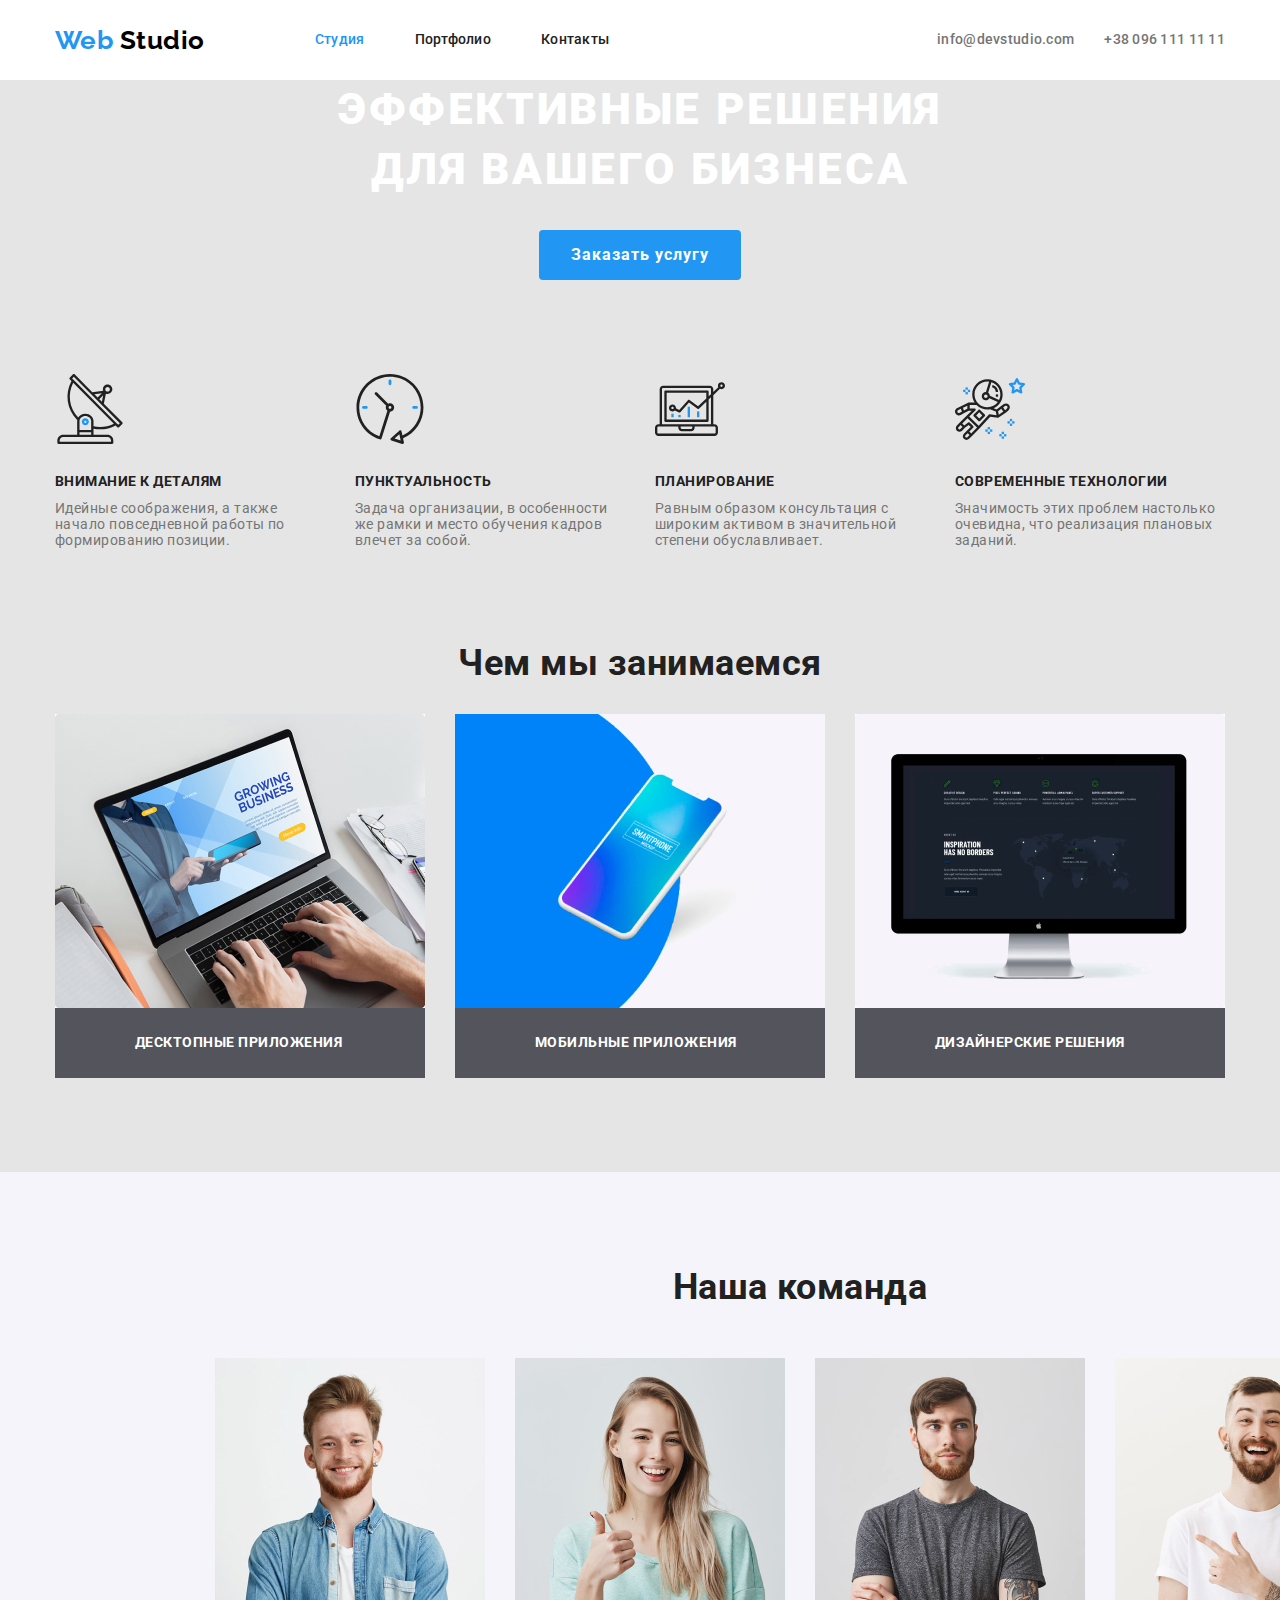
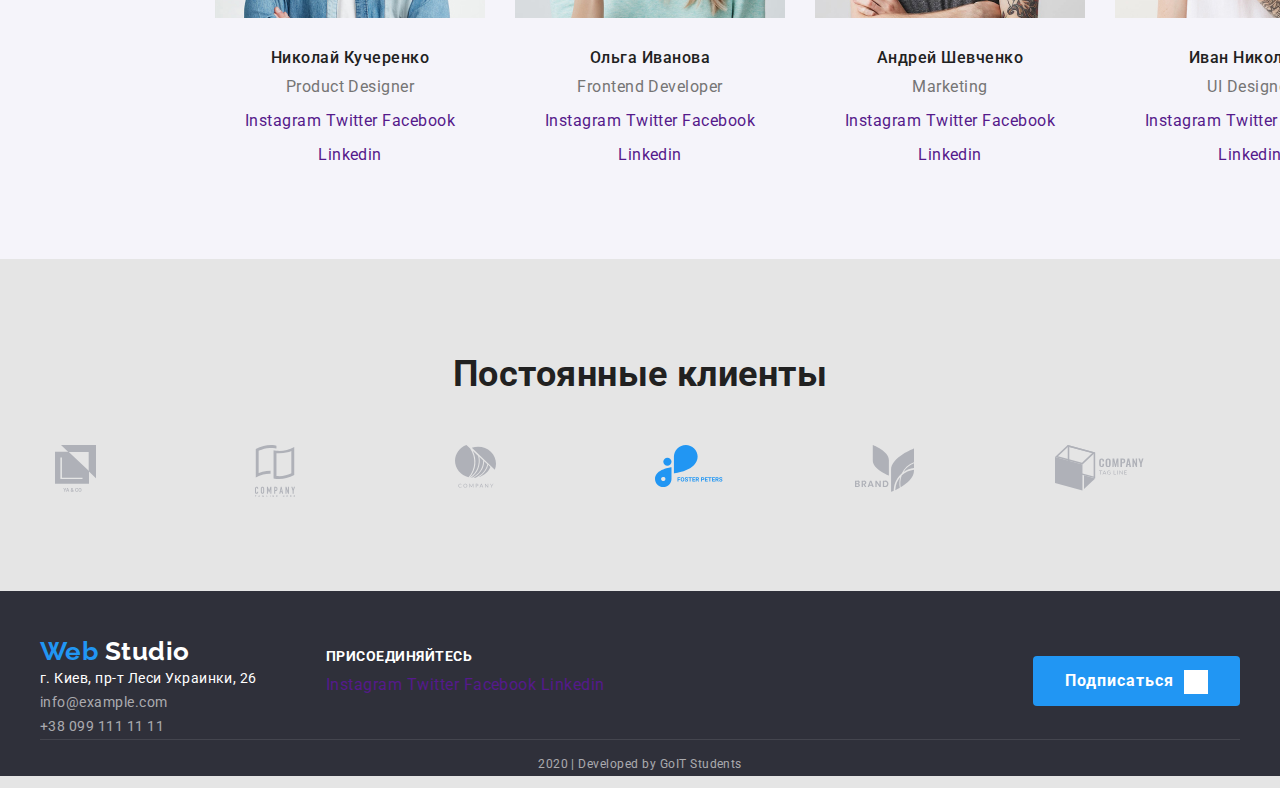
<file: index.html>
<!DOCTYPE html>
<html lang="ru">
  <head>
    <meta charset="UTF-8" />
    <meta name="viewport" content="width=device-width, initial-scale=1.0" />
    <title>Web Studio v.1</title>
    <link
      href="https://fonts.googleapis.com/css2?family=Raleway:wght@700&family=Roboto:wght@400;500;700;900&display=swap"
      rel="stylesheet"
    />
    <link
      rel="stylesheet"
      href="https://cdnjs.cloudflare.com/ajax/libs/modern-normalize/0.6.0/modern-normalize.min.css"
    />
    <link rel="stylesheet" href="./css/styles.css" />
  </head>
  <body>
    <!-- Шапка страницы -->
    <header>
      <nav class="main-nav">
        <div class="logo">
          <a href="./">
            <span class="logo-web">Web </span>
            <span class="logo-studio">Studio</span>
          </a>
        </div>
        <div class="site-nav">
          <ul class="site-nav list">
            <li class="item"><a href="./" class="link current">Студия</a></li>
            <li class="item">
              <a href="./portfolio.html" class="link">Портфолио</a>
            </li>
            <li class="item"><a href="" class="link">Контакты</a></li>
          </ul>
        </div>
        <!-- <address> -->
        <div class="outh-nav">
          <ul class="outh-nav list">
            <li class="item">
              <a href="mailto:info@devstudio.com" class="link"
                >info@devstudio.com</a
              >
            </li>
            <li class="item">
              <a href="tel:+380961111111" class="link">+38 096 111 11 11</a>
            </li>
          </ul>
        </div>
        <!-- </address> -->
      </nav>
    </header>
    <!-- Основной контент страницы -->
    <main>
      <!-- Герой -->
      <div>
        <section class="hero">
          <h1 class="hero-title">
            Эффективные решения <br />
            для вашего бизнеса
          </h1>
          <a href="" class="primary-button">Заказать услугу</a>
        </section>
      </div>
      <!-- Преимущества-->
      <section class="advantages">
        <div class="container">
          <h2 class="advantages-title">Преимущества</h2>
          <ul class="advantages-list">
            <li class="item">
              <div class="advantages-image">
                <img src="./img/antenna_1.svg" alt="антенна" />
              </div>
              <h3 class="advantages-name">Внимание к деталям</h3>
              <p class="advantages-text">
                Идейные соображения, а также начало повседневной работы по
                формированию позиции.
              </p>
            </li>
            <li class="item">
              <img src="./img/clock_1.svg" alt="часы" />
              <h3 class="advantages-name">Пунктуальность</h3>
              <p class="advantages-text">
                Задача организации, в особенности же рамки и место обучения
                кадров влечет за собой.
              </p>
            </li>
            <li class="item">
              <img src="./img/diagram_1.svg" alt="диаграмма" />
              <h3 class="advantages-name">Планирование</h3>
              <p class="advantages-text">
                Равным образом консультация с широким активом в значительной
                степени обуславливает.
              </p>
            </li>
            <li class="item">
              <img src="./img/astronaut_1.svg" alt="астронавт" />
              <h3 class="advantages-name">Современные технологии</h3>
              <p class="advantages-text">
                Значимость этих проблем настолько очевидна, что реализация
                плановых заданий.
              </p>
            </li>
          </ul>
        </div>
      </section>
      <!-- Чем мы занимаемся -->
      <section class="work">
        <div class="container">
          <h2 class="work-title">Чем мы занимаемся</h2>
          <ul class="work-list">
            <li class="item">
              <img src="./img/notebook.jpg" alt="ноутбук" />
              <h3 class="work-name">Десктопные приложения</h3>
            </li>
            <li class="item">
              <img src="./img/iphone.jpg" alt="айфон" />
              <h3 class="work-name">Мобильные приложения</h3>
            </li>
            <li class="item">
              <img src="./img/monitor.jpg" alt="монитор" />
              <h3 class="work-name">Дизайнерские решения</h3>
            </li>
          </ul>
        </div>
      </section>
      <!-- Наша команда-->
      <section class="team">
        <div class="container-team">
          <h2 class="team-title">Наша команда</h2>
          <ul class="team-list">
            <li class="item">
              <img src="./img/John_Smith.jpg" alt="Фото Николая Кучеренко" />
              <h3 class="team-name">Николай Кучеренко</h3>
              <p class="team-function">Product Designer</p>
              <a href="" class="social-links">Instagram</a>
              <a href="" class="social-links">Twitter</a>
              <a href="" class="social-links">Facebook</a>
              <a href="" class="social-links">Linkedin</a>
            </li>
            <li class="item">
              <img src="./img/Marta_Stewart.jpg" alt="Фото Ольги Ивановой" />
              <h3 class="team-name">Ольга Иванова</h3>
              <p class="team-function">Frontend Developer</p>
              <a href="" class="social-links">Instagram</a>
              <a href="" class="social-links">Twitter</a>
              <a href="" class="social-links">Facebook</a>
              <a href="" class="social-links">Linkedin</a>
            </li>
            <li class="item">
              <img src="./img/Robert_Jakis.jpg" alt="Фото Андрея Шевченко" />
              <h3 class="team-name">Андрей Шевченко</h3>
              <p class="team-function">Marketing</p>
              <a href="" class="social-links">Instagram</a>
              <a href="" class="social-links">Twitter</a>
              <a href="" class="social-links">Facebook</a>
              <a href="" class="social-links">Linkedin</a>
            </li>
            <li class="item">
              <img src="./img/Martin_Doe.jpg" alt="Фото Ивана Николаева" />
              <h3 class="team-name">Иван Николаев</h3>
              <p class="team-function">UI Designer</p>
              <a href="" class="social-links">Instagram</a>
              <a href="" class="social-links">Twitter</a>
              <a href="" class="social-links">Facebook</a>
              <a href="" class="social-links">Linkedin</a>
            </li>
          </ul>
        </div>
      </section>
      <!-- Постоянные клиенты-->
      <section class="clients">
        <div class="container-clients">
          <h2 class="clients-title">Постоянные клиенты</h2>
          <ul class="clients-list">
            <li class="item">
              <img src="./img/company_1_ya_&_co.svg" alt="Компания Я и Ко" />
            </li>
            <li class="item">
              <img
                src="./img/company_2_tag_line_hear.svg"
                alt="Компания Таг лайн Хиа"
              />
            </li>
            <li class="item">
              <img src="./img/company_3.svg" alt="Компания 3" />
            </li>
            <li class="item">
              <img
                src="./img/company_4_Foster_Peters.svg"
                alt="Компания Фостер Петерс"
              />
            </li>
            <li class="item">
              <img src="./img/company_5_brand.svg" alt="Компания Брэнд" />
            </li>
            <li class="item">
              <img src="./img/company_6_tag_line.svg" alt="Компания Тэг Лайн" />
            </li>
          </ul>
        </div>
      </section>
    </main>
    <!-- Подвал страницы-->
    <footer class="contacts">
      <div class="footer-position">
        <div class="adress-info">
          <a href="./">
            <span class="logo-web">Web </span>
            <span class="logo-studio-footer">Studio</span>
          </a>
          <address>
            <ul class="adress">
              <li>
                <a href="" class="map">г. Киев, пр-т Леси Украинки, 26</a>
              </li>
              <li>
                <a href="mailto:info@example.com" class="link"
                  >info@example.com</a
                >
              </li>
              <li>
                <a href="tel:+380991111111" class="link">+38 099 111 11 11</a>
              </li>
            </ul>
          </address>
        </div>
        <section>
          <div class="social-invintation">
            <h2 class="invitation">присоединяйтесь</h2>
            <a href="">Instagram</a>
            <a href="">Twitter</a>
            <a href="">Facebook</a>
            <a href="">Linkedin</a>
          </div>
        </section>
        <div class="sign-up">
          <a href="" class="primary-button">
            Подписаться<span class="btn-icon"></span
          ></a>
        </div>
      </div>
      <div class="signature-border">
        <p class="signature">2020 | Developed by GoIT Students</p>
      </div>
    </footer>
  </body>
</html>
</file>
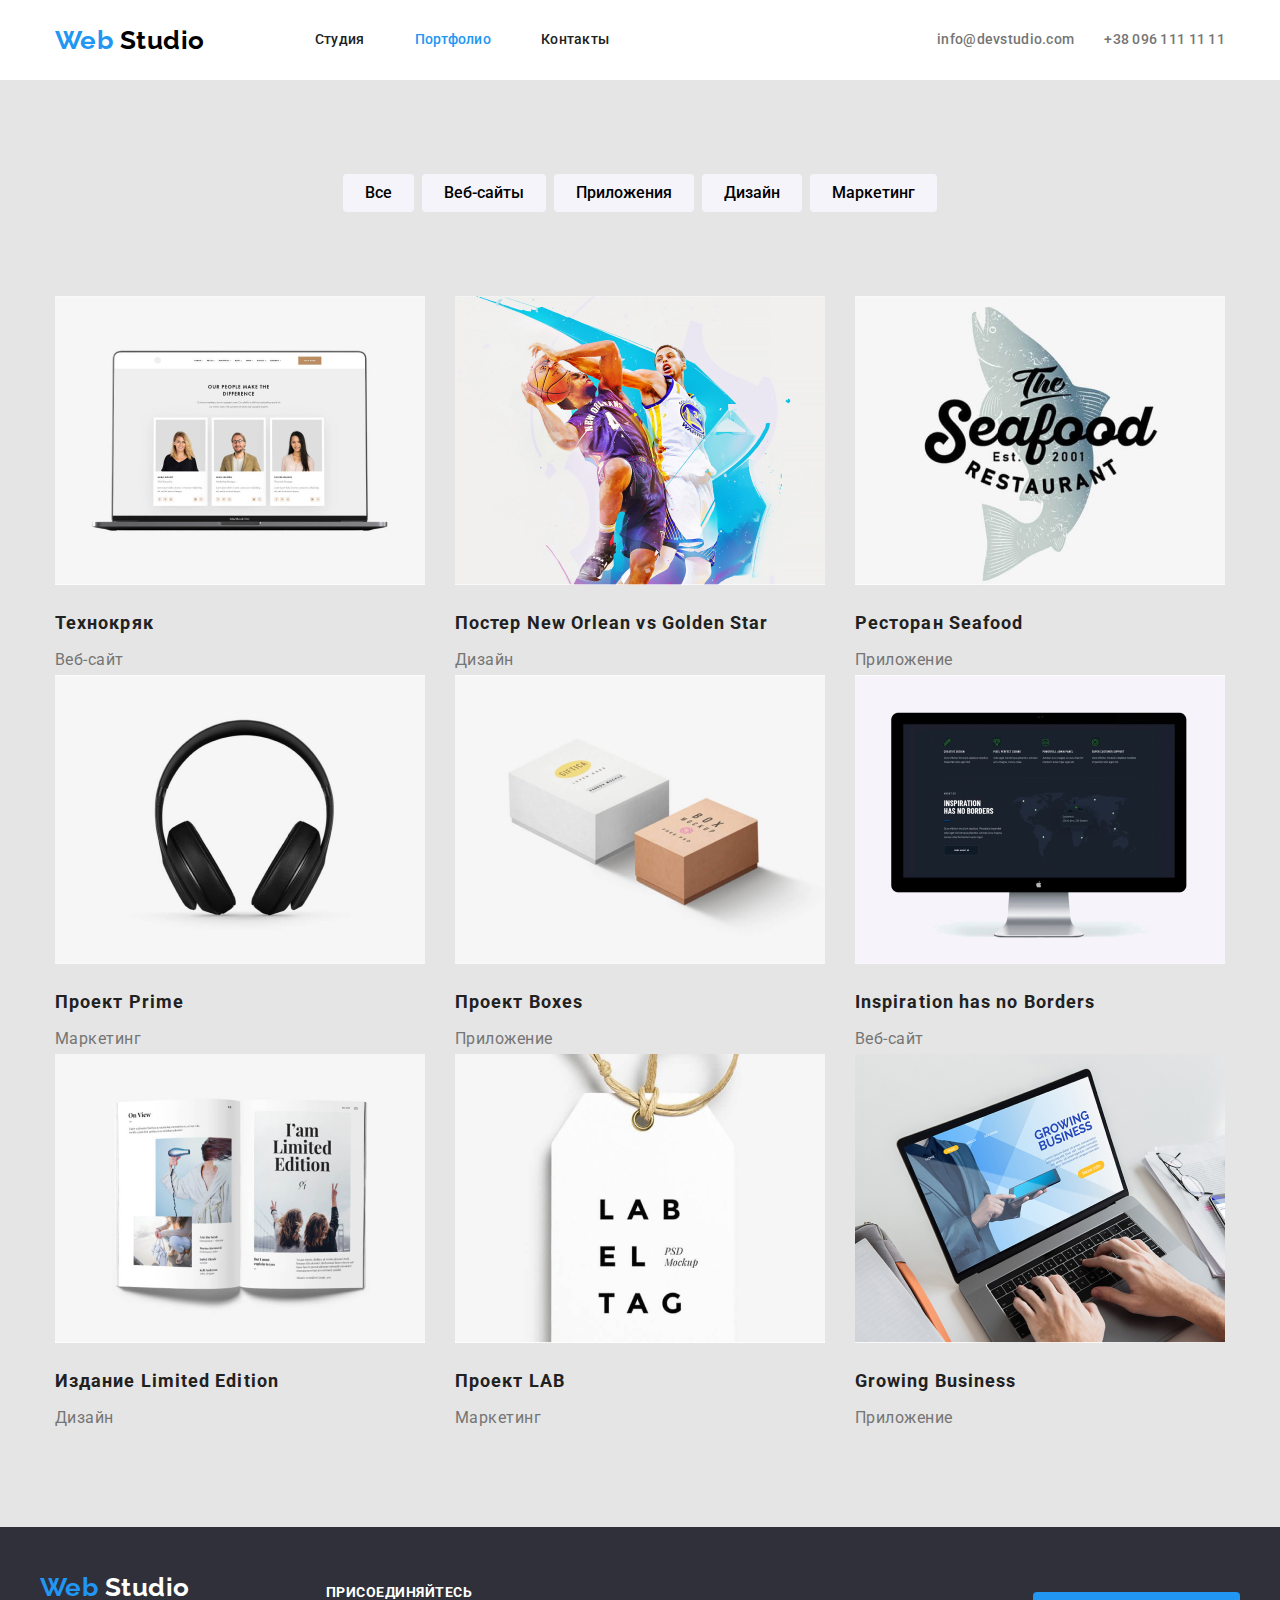
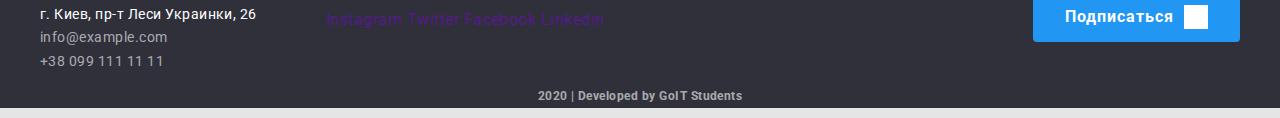
<file: portfolio.html>
<!DOCTYPE html>
<html lang="ru">
  <head>
    <meta charset="UTF-8" />
    <meta name="viewport" content="width=device-width, initial-scale=1.0" />
    <title>portfolio</title>
    <link
      href="https://fonts.googleapis.com/css2?family=Raleway:wght@700&family=Roboto:wght@400;500;700;900&display=swap"
      rel="stylesheet"
    />
    <link
      rel="stylesheet"
      href="https://cdnjs.cloudflare.com/ajax/libs/modern-normalize/0.6.0/modern-normalize.min.css"
    />
    <link rel="stylesheet" href="./css/styles.css" />
  </head>

  <body>
    <!-- Шапка страницы -->
    <header>
      <nav class="main-nav">
        <div class="logo">
          <a href="./index.html">
            <span class="logo-web">Web </span>
            <span class="logo-studio">Studio</span>
          </a>
        </div>
        <div class="site-nav">
          <ul class="site-nav list">
            <li class="item"><a href="./index.html" class="link">Студия</a></li>
            <li class="item">
              <a href="./" class="link current">Портфолио</a>
            </li>
            <li class="item"><a href="" class="link">Контакты</a></li>
          </ul>
        </div>
        <!-- <address> -->
        <div class="outh-nav">
          <ul class="outh-nav list">
            <li class="item">
              <a href="mailto:info@devstudio.com" class="link"
                >info@devstudio.com</a
              >
            </li>
            <li class="item">
              <a href="tel:+380961111111" class="link">+38 096 111 11 11</a>
            </li>
          </ul>
        </div>
        <!-- </address> -->
      </nav>
    </header>
    <!-- Основной контент страницы -->
    <main>
      <!-- Портфолио -->
      <section>
        <h1 class="portfolio-title">Портфолио</h1>
        <!-- Радио кнопки -->
        <div class="container">
          <ul class="button-list">
            <li class="item">
              <button type="button" class="secondary-button">Все</button>
            </li>
            <li class="item">
              <button type="button" class="secondary-button">Веб-сайты</button>
            </li>
            <li class="item">
              <button type="button" class="secondary-button">Приложения</button>
            </li>
            <li class="item">
              <button type="button" class="secondary-button">Дизайн</button>
            </li>
            <li class="item">
              <button type="button" class="secondary-button">Маркетинг</button>
            </li>
          </ul>
        </div>
        <!-- Карточки -->
        <div class="portfolio-container">
          <ul class="portfolio-list">
            <li class="item">
              <a href=""
                ><img src="./img/Our_people.jpg" alt="фото наша команда" />
                <h2 class="portfolio-name">Технокряк</h2>
                <p class="portfolio-item">Веб-сайт</p>
                <p class="portfolio-text">
                  <!-- Технокряк это современная площадка распространения
                  коронавируса. Компании используют эту платформу для цифрового
                  шпионажа и атак на защищённые сервера конкурентов. -->
                </p>
              </a>
            </li>
            <li class="item">
              <a href="">
                <img src="./img/Basketball.jpg" alt="фото игра в баскетбол" />
                <h2 class="portfolio-name">Постер New Orlean vs Golden Star</h2>
                <p class="portfolio-item">Дизайн</p>
                <p class="portfolio-text">
                  <!-- Технокряк это современная площадка распространения
                  коронавируса. Компании используют эту платформу для цифрового
                  шпионажа и атак на защищённые сервера конкурентов. -->
                </p>
              </a>
            </li>
            <li class="item">
              <a href="">
                <img src="./img/Seafood.jpg" alt="логотип ресторана" />
                <h2 class="portfolio-name">Ресторан Seafood</h2>
                <p class="portfolio-item">Приложение</p>
                <p class="portfolio-text">
                  <!-- Технокряк это современная площадка распространения
                  коронавируса. Компании используют эту платформу для цифрового
                  шпионажа и атак на защищённые сервера конкурентов. -->
                </p>
              </a>
            </li>
            <li class="item">
              <a href="">
                <img src="./img/Headphones.jpg" alt="наушники" />
                <h2 class="portfolio-name">Проект Prime</h2>
                <p class="portfolio-item">Маркетинг</p>
                <p class="portfolio-text">
                  <!-- Технокряк это современная площадка распространения
                  коронавируса. Компании используют эту платформу для цифрового
                  шпионажа и атак на защищённые сервера конкурентов. -->
                </p>
              </a>
            </li>
            <li class="item">
              <a href="">
                <img src="./img/boxes.jpg" alt="коробки" />
                <h2 class="portfolio-name">Проект Boxes</h2>
                <p class="portfolio-item">Приложение</p>
                <p class="portfolio-text">
                  <!-- Технокряк это современная площадка распространения
                  коронавируса. Компании используют эту платформу для цифрового
                  шпионажа и атак на защищённые сервера конкурентов. -->
                </p>
              </a>
            </li>
            <li class="item">
              <a href="">
                <img src="./img/Monitor1.jpg" alt="монитор компьютера" />
                <h2 class="portfolio-name">Inspiration has no Borders</h2>
                <p class="portfolio-item">Веб-сайт</p>
                <p class="portfolio-text">
                  <!-- Технокряк это современная площадка распространения
                  коронавируса. Компании используют эту платформу для цифрового
                  шпионажа и атак на защищённые сервера конкурентов. -->
                </p>
              </a>
            </li>
            <li class="item">
              <a href="">
                <img src="./img/book.jpg" alt="открытая брошюра" />
                <h2 class="portfolio-name">Издание Limited Edition</h2>
                <p class="portfolio-item">Дизайн</p>
                <p class="portfolio-text">
                  <!-- Технокряк это современная площадка распространения
                  коронавируса. Компании используют эту платформу для цифрового
                  шпионажа и атак на защищённые сервера конкурентов. -->
                </p>
              </a>
            </li>
            <li class="item">
              <a href="">
                <img src="./img/tag.jpg" alt="бирка" />
                <h2 class="portfolio-name">Проект LAB</h2>
                <p class="portfolio-item">Маркетинг</p>
                <p class="portfolio-text">
                  <!-- Технокряк это современная площадка распространения
                  коронавируса. Компании используют эту платформу для цифрового
                  шпионажа и атак на защищённые сервера конкурентов. -->
                </p>
              </a>
            </li>
            <li class="item">
              <a href="">
                <img src="./img/Notebook1.jpg" alt="ноутбук" />
                <h2 class="portfolio-name">Growing Business</h2>
                <p class="portfolio-item">Приложение</p>
                <p class="portfolio-text">
                  <!-- Технокряк это современная площадка распространения
                  коронавируса. Компании используют эту платформу для цифрового
                  шпионажа и атак на защищённые сервера конкурентов. -->
                </p>
              </a>
            </li>
          </ul>
        </div>
      </section>
    </main>
    <!-- Подвал страницы-->
    <footer class="contacts">
      <div class="footer-position">
        <div class="adress-info">
          <a href="./index.html">
            <span class="logo-web">Web </span>
            <span class="logo-studio-footer">Studio</span>
          </a>
          <address>
            <ul class="adress">
              <li>
                <a href="" class="map">г. Киев, пр-т Леси Украинки, 26</a>
              </li>
              <li>
                <a href="mailto:info@example.com" class="link"
                  >info@example.com</a
                >
              </li>
              <li>
                <a href="tel:+380991111111" class="link">+38 099 111 11 11</a>
              </li>
            </ul>
          </address>
        </div>
        <section>
          <div class="social-invintation">
            <h2 class="invitation">присоединяйтесь</h2>
            <a href="">Instagram</a>
            <a href="">Twitter</a>
            <a href="">Facebook</a>
            <a href="">Linkedin</a>
          </div>
        </section>
        <div class="sign-up">
          <a href="" class="primary-button">
            Подписаться<span class="btn-icon"></span
          ></a>
        </div>
      </div>
      <h2 class="signature">2020 | Developed by GoIT Students</h2>
    </footer>
  </body>
</html>
</file>
<file: css/styles.css>
/* Палитра фон */
/* цвет фона хэдэра #FFFFFF */
/* основной цвет фона #E5E5E5 */
/* цвет фона иконок секции преимущества и секции наша команда #F5F4FA  */
/* цвет фона заливки надписей секции чем мы занимаемся rgba(47, 48, 58, 0.8) */
/* цвет фона футера #2F303A */

/* Палитра текст */
/* цвет акцента и заливки кнопок (синий) #2196F3 */
/* черный #000000 */
/* светло черный #212121 */
/* серый #757575 */
/* белый #FFFFFF */
/* электронка, телефон, имейл, подпись в футере rgba(255, 255, 255, 0.6) */

:root {
  --white: #ffffff;
  --dark-white: #e5e5e5;
  --grey: #f5f4fa;
  --dark-grey: rgba(47, 48, 58, 0.8);
  --dark-grey-footer: #2f303a;
  --primery-text-color: #212121;
  --accent-color: #2196f3;
  --black: #000000;
  --grey-text: #757575;
  --conacts-color: rgba(255, 255, 255, 0.6);
}
html {
  box-sizing: border-box;
}
*,
*::before,
*::after {
  box-sizing: inherit;
}
ul {
  list-style: none;
  margin: 0;
  padding: 0;
}
a {
  text-decoration: none;
}

img {
  display: block;
}

body {
  background-color: var(--dark-white);
  color: var(--primery-text-color);
  font-family: Roboto, sans-serif;
  letter-spacing: 0.03em;
}

/* Стили страницы Студия (хэдер, футэр общие) */

/* Хэдэр */

header {
  background-color: var(--white);
}

.main-nav {
  display: flex;
  align-items: center;
  margin-bottom: 0;
  margin-right: auto;
  margin-left: auto;
  width: 1200px;
  padding-left: 15px;
  padding-right: 15px;
}

.logo-web {
  color: var(--accent-color);
  font-family: Raleway, sans-serif;
  font-weight: 700;
  font-size: 26px;
  line-height: 1.19;
}
.logo-studio {
  color: var(--black);
  font-family: Raleway, sans-serif;
  font-weight: 700;
  font-size: 26px;
  line-height: 1.19em;
}

.logo-studio-footer {
  color: var(--white);
  font-family: Raleway, sans-serif;
  font-weight: 700;
  font-size: 26px;
  line-height: 1.19em;
}

.site-nav {
  display: flex;
  margin-left: 55px;
}

.site-nav .item + .item {
  margin-left: 50px;
}

.site-nav .link {
  color: var(--primery-text-color);
  font-weight: 500;
  font-size: 14px;
  line-height: 1.14;
  letter-spacing: 0.02em;
  padding-top: 32px;
  padding-bottom: 32px;
  display: block;
}
.site-nav .link:hover,
.site-nav .link:focus {
  color: var(--accent-color);
}
.site-nav .link.current {
  color: var(--accent-color);
}

.outh-nav {
  display: flex;
  margin-left: auto;
}

.outh-nav .item + .item {
  margin-left: 30px;
}

.outh-nav .link {
  color: var(--grey-text);
  font-weight: 500;
  font-style: normal;
  font-size: 14px;
  line-height: 1.14px;
  letter-spacing: 0.02em;
  padding-top: 32px;
  padding-bottom: 32px;
  display: block;
}
.outh-nav .link:hover,
.outh-nav .link:focus {
  color: var(--accent-color);
}
/* Герой */
.hero {
  text-align: center;
}

.hero-title {
  margin-top: 0;
  margin-bottom: 30px;
  color: var(--white);
  font-weight: 900;
  font-size: 44px;
  line-height: 1.36;
  letter-spacing: 0.06em;
  text-transform: uppercase;
}
/* Hero-footer-button */
.primary-button {
  color: var(--white);
  background-color: var(--accent-color);
  font-weight: 700;
  font-size: 16px;
  line-height: 1.88;
  text-align: center;
  letter-spacing: 0.06em;
  display: inline-block;
  padding: 10px 32px;
  border-radius: 4px;
  min-width: 200px;
}
.container {
  padding-top: 94px;
  margin-bottom: 0;
  margin-right: auto;
  margin-left: auto;
  width: 1200px;
  padding-left: 15px;
  padding-right: 15px;
}
.container .item + .item {
  margin-left: 30px;
}

.container-team {
  margin-top: 94px;
  margin-bottom: 0;
  margin-right: auto;
  margin-left: auto;
  width: 1600px;
  padding-right: 215px;
  padding-left: 215px;
  padding-top: 94px;
  padding-bottom: 94px;
}

.container-team .item + .item {
  margin-left: 30px;
}

.container-clients {
  padding-top: 94px;
  padding-bottom: 94px;
  margin-bottom: 0;
  margin-right: auto;
  margin-left: auto;
  width: 1200px;
  padding-left: 15px;
  padding-right: 15px;
}
.container-clients .item + .item {
  margin-left: 30px;
}

/* Преимущества */
.advantages-title {
  font-weight: 700;
  font-size: 36px;
  line-height: 1.17;
  text-align: center;
  display: none;
}

.advantages-list {
  display: flex;
}
.advantages-list .item {
  width: 270px;
}

.advantages-name {
  font-weight: 700;
  font-size: 14px;
  line-height: 1.14;
  text-transform: uppercase;
  margin-top: 30px;
  margin-bottom: 0;
}
.advantages-text {
  color: var(--grey-text);
  font-size: 14px;
  line-height: 1.71x;
  margin-top: 10px;
  margin-bottom: 0;
}

/* Чем мы занимаемся */
.work-title {
  font-weight: 700;
  font-size: 36px;
  line-height: 1.17;
  text-align: center;
  margin-top: 0;
  margin-bottom: 50;
}

.work-list {
  display: flex;
}

.work-list .item {
  width: 370px;
}
.work-name {
  color: var(--white);
  background-color: var(--dark-grey);
  font-weight: 700;
  font-size: 14px;
  line-height: 1.14;
  text-transform: uppercase;
  margin-top: 0;
  margin-bottom: 0;
  padding-top: 27px;
  padding-bottom: 27px;
  padding-left: 80px;
  padding-right: 80px;
}

/* Наша команда */
.team {
  background-color: var(--grey);
  text-align: center;
}
.team-title {
  font-weight: 700;
  font-size: 36px;
  line-height: 1.17;
  text-align: center;
  margin-block-start: 0px;
  margin-block-end: 50px;
}

.team-list {
  display: flex;
}

.team-list .item {
  width: 270px;
}

.team-name {
  font-weight: 500;
  font-size: 16px;
  line-height: 1.19;
  margin-top: 30px;
  margin-bottom: 0px;
}

.team-function {
  color: var(--grey-text);
  margin-block-start: 10px;
  margin-block-end: 0px;

  font-size: 16px;
  line-height: 1.19;
}

.social-links {
  margin-top: 16px;
  display: inline-block;
}

/* Постоянные киенты */

.clients-title {
  font-weight: 700;
  font-size: 36px;
  line-height: 1.17;
  text-align: center;
  margin-block-end: 50px;
  margin-block-start: 0px;
}

.clients-list {
  display: flex;
}

.clients-list .item {
  width: 170px;
  margin-left: auto;
  margin-right: auto;
}

/* Футер */
.adress .map {
  color: var(--white);
  font-style: normal;
  font-size: 14px;
  line-height: 1.71;
}
.adress .link {
  color: var(--conacts-color);
  font-style: normal;
  font-size: 14px;
  line-height: 1.71;
}
.adress .link:hover,
.adress .link:focus {
  color: var(--accent-color);
}
.contacts {
  background-color: var(--dark-grey-footer);
}

.invitation {
  color: var(--white);
  font-weight: 700;
  font-size: 14px;
  line-height: 1.14x;
  text-transform: uppercase;
}
.signature {
  color: var(--conacts-color);
  font-size: 12px;
  line-height: 2;
  text-align: center;
  padding-top: 18px
  padding-bottom: 21px;
}
.btn-icon {
  display: inline-block;
  width: 24px;
  height: 24px;
  margin-left: 10px;
  background-color: var(--white);
  vertical-align: middle;
}

.footer-position {
  display: flex;
  margin-bottom: 0;
  margin-right: auto;
  margin-left: auto;
  width: 1230px;
  padding-left: 15px;
  padding-right: 15px;
}

.adress-info {
  margin-top: 45px;
}

.social-invintation {
  margin-top: 57px;
  margin-left: 69px;
}

.sign-up {
  margin-top: 65px;
  margin-left: auto;
}

.signature-border {
border-top: 1px solid rgba(255, 255, 255, 0.1);
width: 1200px;
margin-left: auto;
margin-right: auto;


}

/* Стили страницы Портфолио */

.portfolio-title {
  display: none;
}

.secondary-button {
  background-color: var(--grey);
  font-family: inherit;
  font-weight: 500;
  font-size: 16px;
  line-height: 1.62;
  border-radius: 4px;
  border: 0;
  padding: 6px 22px;
  margin-bottom: 34px;
}

.secondary-button:hover,
.secondary-button:focus {
  color: var(--white);
  background-color: var(--accent-color);
}

.button-list {
  display: flex;
  justify-content: center;
}

.button-list .item + .item {
  margin-left: 8px;
}

.portfolio-list {
  display: flex;
  flex-wrap: wrap;
}
.portfolio-list .item {
  width: 370px;
}

.portfolio-container {
  padding-top: 50px;
  padding-bottom: 94px;
  margin-right: auto;
  margin-left: auto;
  width: 1200px;
  padding-left: 15px;
  padding-right: 15px;
}

.portfolio-container .item + .item {
  margin-left: 30px;
}
.portfolio-list .item:nth-child(4) {
  margin-left: 0px;
}

.portfolio-list .item:nth-child(7) {
  margin-left: 0px;
}

.portfolio-name {
  color: var(--primery-text-color);
  font-weight: 700;
  font-size: 18px;
  line-height: 2;
  letter-spacing: 0.06em;
  margin-top: 20px;
  margin-bottom: 0px;
}
.portfolio-item {
  color: var(--grey-text);
  font-size: 16px;
  line-height: 1.87;
  display: inline-block;
  margin-top: 4px;
  margin-bottom: 0px;
}
.portfolio-text {
  color: var(--white);
  font-size: 18px;
  line-height: 1.56;
  margin-top: 0px;
  margin-bottom: 0px;
}
</file>
